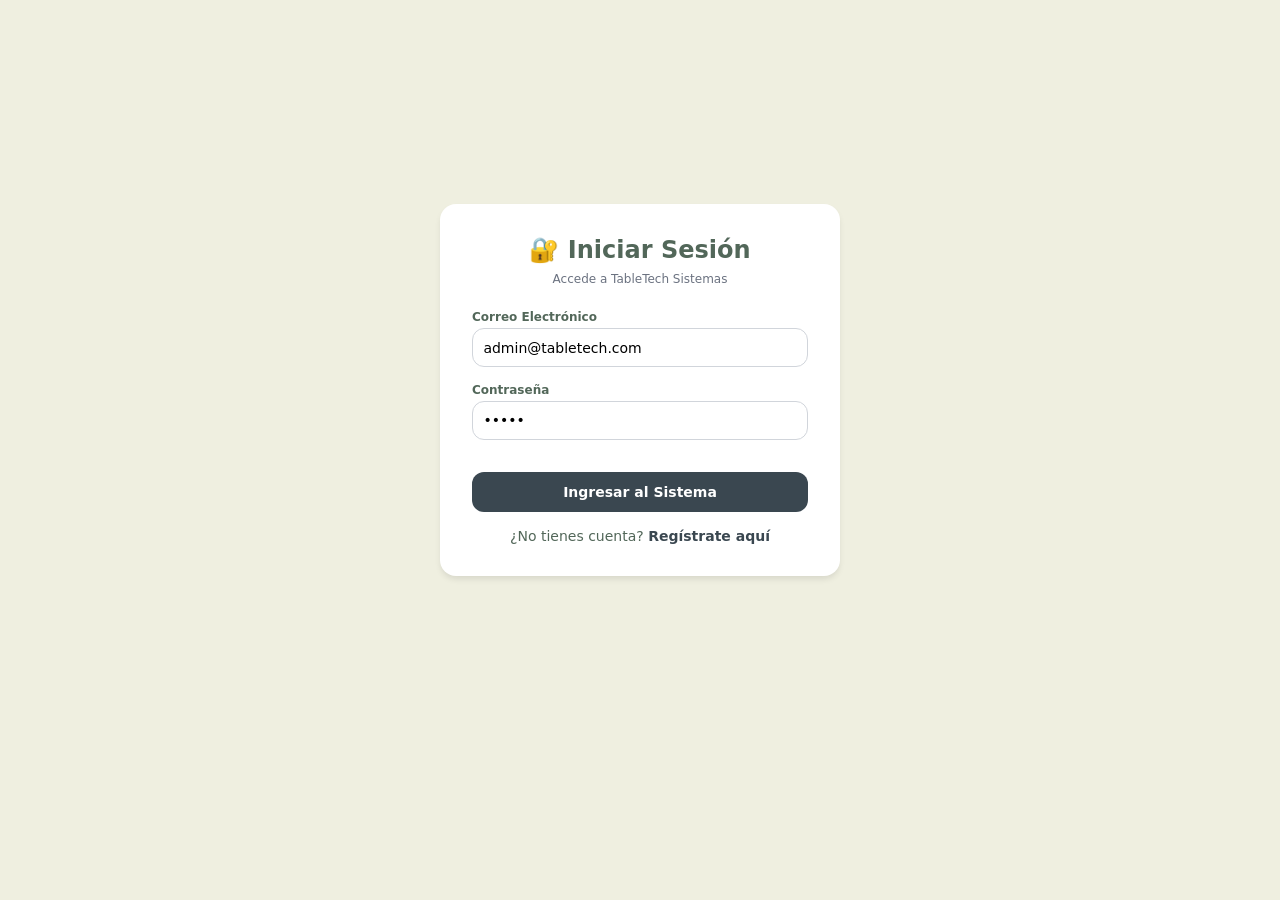
<file: Aplicación_de_Reservas/index.html>
<!DOCTYPE html>
<html lang="es">
<head>
  <meta charset="UTF-8">
  <meta name="viewport" content="width=device-width, initial-scale=1.0">
  <title>TableTech - Matriz de Ocupación</title>
  <link rel="stylesheet" href="css/styles.css">
</head>
<body>
  <div id="toast-container"></div>

  <header>
    <div class="header-container">
      <div class="brand">
        <div class="brand-icon">🍽️</div>
        <div>
          <h1>TableTech <span class="badge">Sistemas v1.0</span></h1>
          <p>Gestión Centralizada de Reservas y Control de Mesas</p>
        </div>
      </div>
      <nav>
        <a href="index.html" class="nav-link active">📅 Calendario y Ocupación</a>
        <a href="nueva-reserva.html" class="nav-link">➕ Nueva Reserva</a>
        <a href="mapa-mesas.html" class="nav-link">🪑 Mapa de Mesas</a>
        <div class="user-info" id="user-display"></div>
      </nav>
    </div>
  </header>

  <main>
    <div class="toolbar">
      <div class="date-picker-group">
        <label><b>Fecha Seleccionada:</b></label>
        <input type="date" id="selected-date">
      </div>
      <div class="stats-group">
        <span class="stat-badge stat-emerald">Reservas Hoy: <b id="stat-count">0</b></span>
        <span class="stat-badge stat-amber">Capacidad Libre: <b id="stat-free">0</b> Mesas</span>
      </div>
    </div>

    <div class="card">
      <div class="card-header">
        <div>
          <h2 class="card-title">🕒 Matriz de Ocupación por Horarios</h2>
          <p class="card-subtitle">Control de duplicación de turnos y disponibilidad en tiempo real</p>
        </div>
        <div class="filters-group">
          <input type="text" id="search-query" placeholder="Buscar cliente..." class="input-search" oninput="renderMatrix()">
          <select id="filter-table" class="select-filter" onchange="renderMatrix()">
            <option value="all">Todas las mesas</option>
            <option value="1">Mesa 1</option>
            <option value="2">Mesa 2</option>
            <option value="3">Mesa 3</option>
            <option value="4">Mesa 4</option>
            <option value="5">Mesa 5</option>
          </select>
        </div>
      </div>

      <div class="table-container">
        <table class="matrix-table">
          <thead>
            <tr>
              <th>Mesa</th>
              <th>Zona</th>
              <th>Cap.</th>
              <th>12:00</th><th>12:30</th><th>13:00</th><th>13:30</th><th>14:00</th><th>14:30</th><th>15:00</th>
              <th>19:00</th><th>19:30</th><th>20:00</th><th>20:30</th><th>21:00</th><th>21:30</th><th>22:00</th>
            </tr>
          </thead>
          <tbody id="matrix-body"></tbody>
        </table>
      </div>
    </div>

    <div class="card">
      <h3 class="card-title" style="margin-bottom: 1rem;">👥 Listado Detallado de Reservas del Día</h3>
      <div id="reservations-list" class="reservations-grid"></div>
    </div>
  </main>

  <footer>
    Escuela de Tecnología - Proyecto Web de Gestión de Reservas | HTML, CSS y JS
  </footer>

  <script src="js/app.js"></script>
  <script src="js/reservations.js"></script>
</body>
</html>
</file>
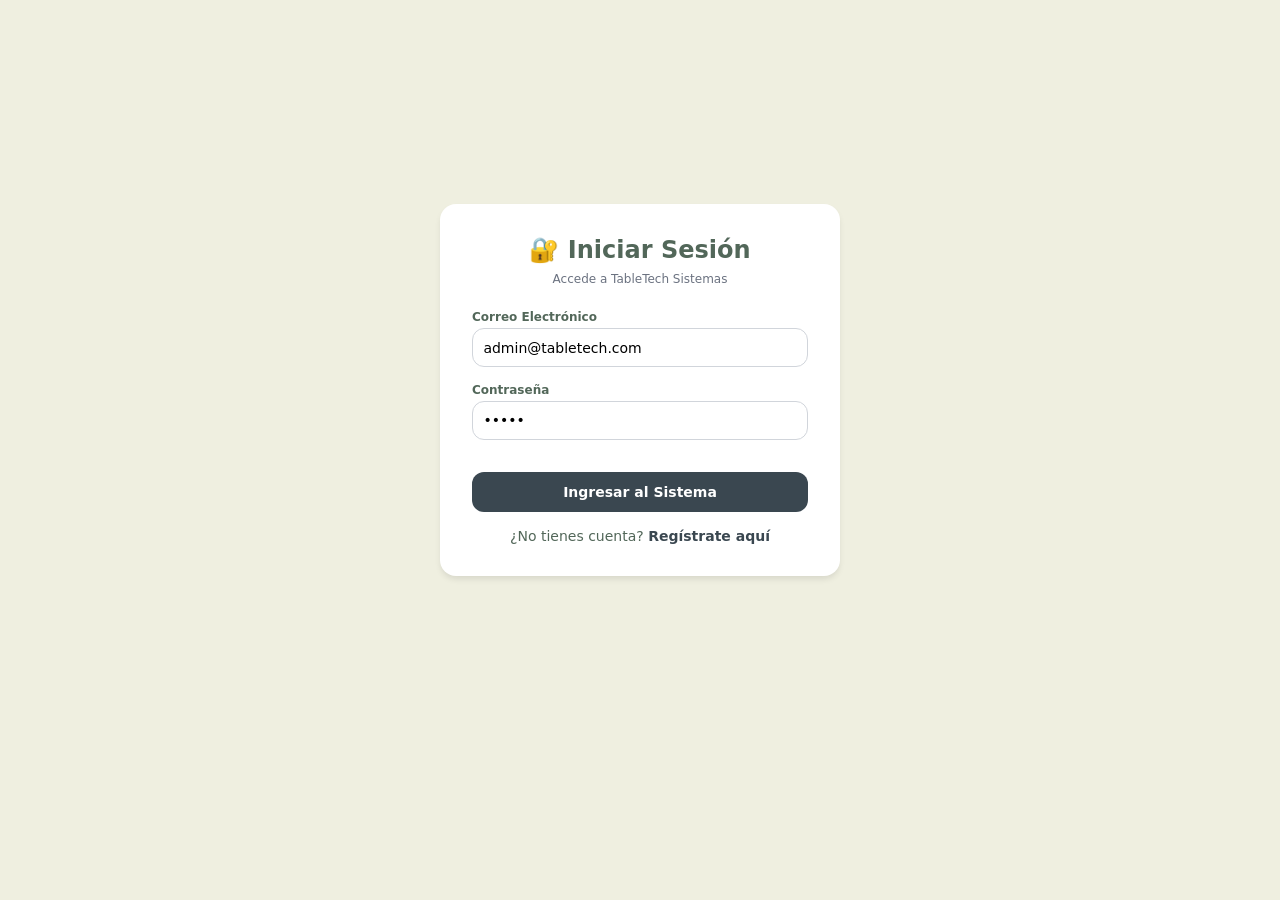
<file: Aplicación_de_Reservas/login.html>
<!DOCTYPE html>
<html lang="es">
<head>
  <meta charset="UTF-8">
  <meta name="viewport" content="width=device-width, initial-scale=1.0">
  <title>TableTech - Iniciar Sesión</title>
  <link rel="stylesheet" href="css/styles.css">
</head>
<body>
  <div id="toast-container"></div>

  <div class="auth-wrapper">
    <div class="auth-card">
      <h2 class="auth-title">🔐 Iniciar Sesión</h2>
      <p style="text-align: center; font-size: 0.75rem; color: #6b7280; margin-bottom: 1.5rem;">Accede a TableTech Sistemas</p>
      
      <form id="login-form">
        <div class="form-group">
          <label>Correo Electrónico</label>
          <input type="email" id="login-email" class="form-control" value="admin@tabletech.com" required>
        </div>
        <div class="form-group">
          <label>Contraseña</label>
          <input type="password" id="login-pass" class="form-control" value="admin" required>
        </div>
        <button type="submit" class="btn-submit" style="margin-top: 1rem;">Ingresar al Sistema</button>
      </form>

      <div class="auth-link">
        ¿No tienes cuenta? <a href="registro.html">Regístrate aquí</a>
      </div>
    </div>
  </div>

  <script src="js/app.js"></script>
  <script src="js/auth.js"></script>
</body>
</html>
</file>
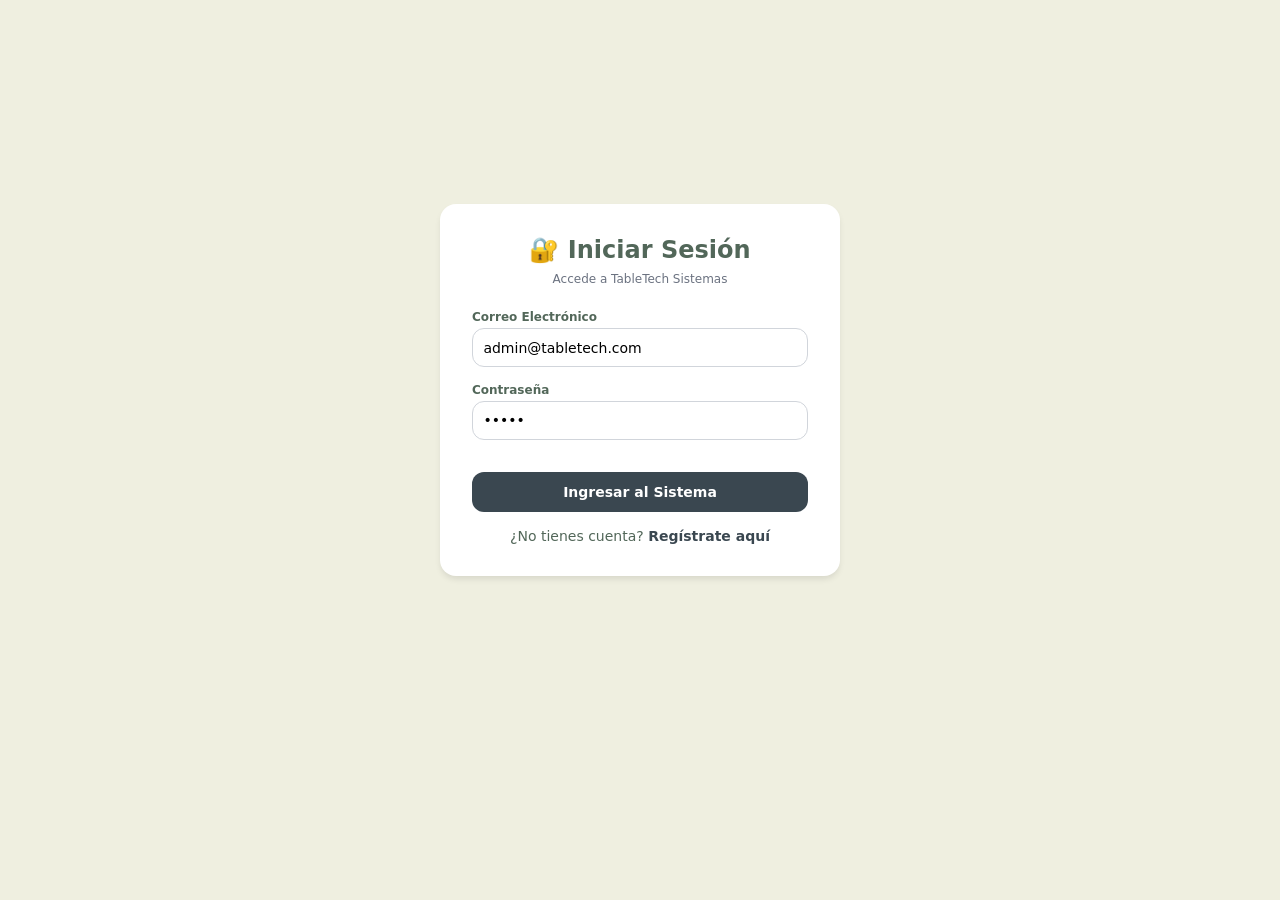
<file: Aplicación_de_Reservas/mapa-mesas.html>
<!DOCTYPE html>
<html lang="es">
<head>
  <meta charset="UTF-8">
  <meta name="viewport" content="width=device-width, initial-scale=1.0">
  <title>TableTech - Mapa de Mesas</title>
  <link rel="stylesheet" href="css/styles.css">
</head>
<body>
  <div id="toast-container"></div>

  <header>
    <div class="header-container">
      <div class="brand">
        <div class="brand-icon">🍽️</div>
        <div>
          <h1>TableTech <span class="badge">Sistemas v1.0</span></h1>
          <p>Gestión Centralizada de Reservas y Control de Mesas</p>
        </div>
      </div>
      <nav>
        <a href="index.html" class="nav-link">📅 Calendario y Ocupación</a>
        <a href="nueva-reserva.html" class="nav-link">➕ Nueva Reserva</a>
        <a href="mapa-mesas.html" class="nav-link active">🪑 Mapa de Mesas</a>
        <div class="user-info" id="user-display"></div>
      </nav>
    </div>
  </header>

  <main>
    <div class="card">
      <div class="card-header">
        <div>
          <h2 class="card-title">🪑 Distribución y Estado de Mesas</h2>
          <p class="card-subtitle">Visualización en tiempo real del mapa general del salón</p>
        </div>
      </div>

      <div id="tables-map-container" class="tables-map-grid"></div>
    </div>
  </main>

  <footer>
    Escuela de Tecnología - Proyecto Web de Gestión de Reservas | HTML, CSS y JS
  </footer>

  <script src="js/app.js"></script>
  <script>
    document.addEventListener('DOMContentLoaded', () => {
      const container = document.getElementById('tables-map-container');
      const today = new Date().toISOString().split('T')[0];
      const reservations = getReservations().filter(r => r.date === today && r.status !== 'cancelada');

      TABLES.forEach(table => {
        const tableRes = reservations.filter(r => r.tableNumber === table.id);
        const isOccupied = tableRes.length > 0;

        const card = document.createElement('div');
        card.className = `map-card ${isOccupied ? 'occupied' : 'available'}`;
        card.innerHTML = `
          <div>
            <div style="display:flex; justify-content:space-between;">
              <h3 style="font-weight:bold;">Mesa ${table.id}</h3>
              <span class="status-badge ${isOccupied ? 'slot-pendiente' : 'slot-confirmada'}">${isOccupied ? 'Ocupada' : 'Disponible'}</span>
            </div>
            <p style="font-size:0.75rem; color:#6b7280;">${table.zone} - Cap. ${table.capacity}p</p>
          </div>
          <div>
            ${tableRes.map(r => `<div style="font-size:0.7rem; font-weight:bold; margin-bottom: 0.2rem;">🕒 ${r.time} -${r.customerName}</div>`).join('')}
          </div>
          <button class="map-card-btn" onclick="window.location.href='nueva-reserva.html?table=${table.id}'">+ Agendar en Mesa ${table.id}</button>
        `;
        container.appendChild(card);
      });
    });
  </script>
</body>
</html>
</file>
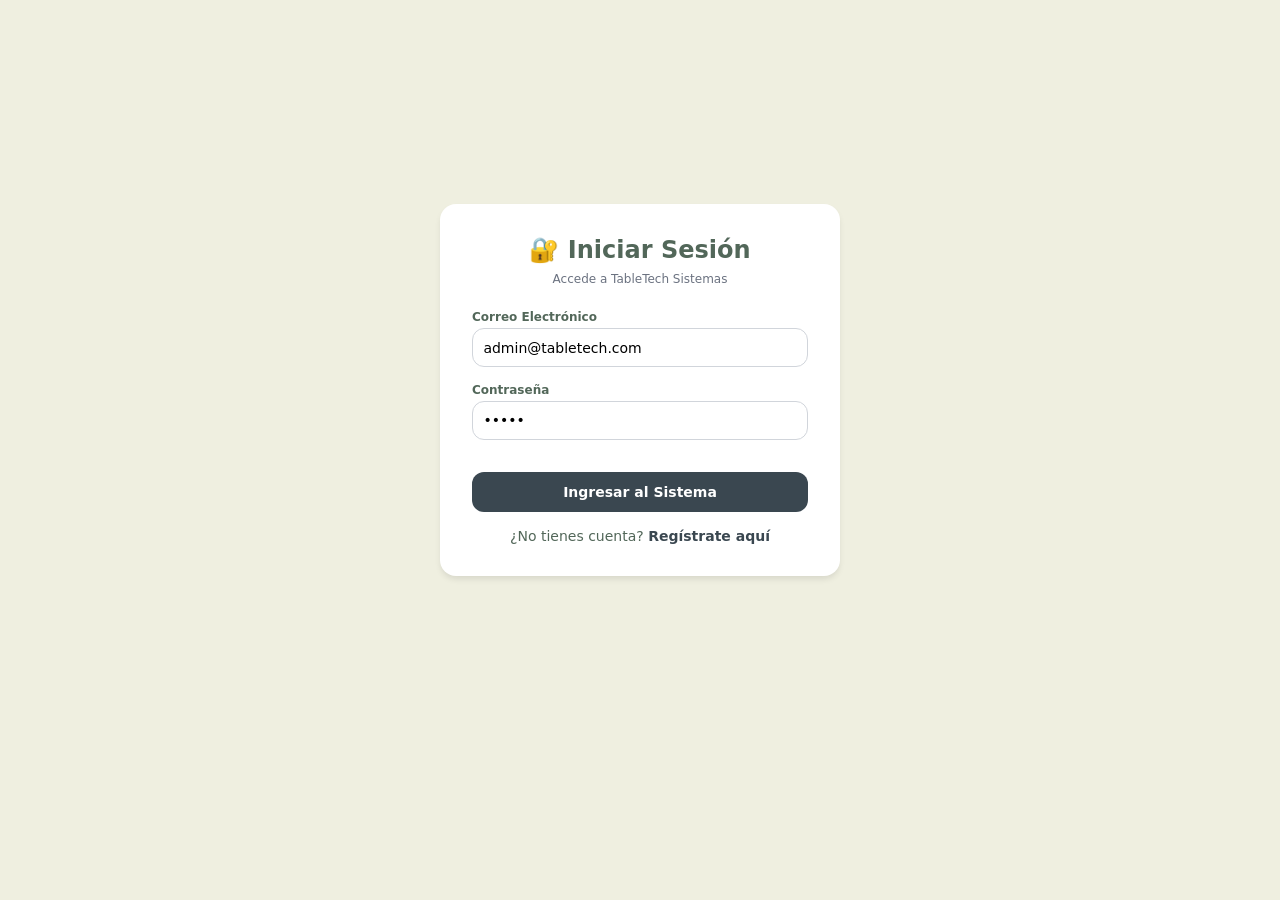
<file: Aplicación_de_Reservas/nueva-reserva.html>
<!DOCTYPE html>
<html lang="es">
<head>
  <meta charset="UTF-8">
  <meta name="viewport" content="width=device-width, initial-scale=1.0">
  <title>TableTech - Nueva Reserva</title>
  <link rel="stylesheet" href="css/styles.css">
</head>
<body>
  <div id="toast-container"></div>

  <header>
    <div class="header-container">
      <div class="brand">
        <div class="brand-icon">🍽️</div>
        <div>
          <h1>TableTech <span class="badge">Sistemas v1.0</span></h1>
          <p>Gestión Centralizada de Reservas y Control de Mesas</p>
        </div>
      </div>
      <nav>
        <a href="index.html" class="nav-link">📅 Calendario y Ocupación</a>
        <a href="nueva-reserva.html" class="nav-link active">➕ Nueva Reserva</a>
        <a href="mapa-mesas.html" class="nav-link">🪑 Mapa de Mesas</a>
        <div class="user-info" id="user-display"></div>
      </nav>
    </div>
  </header>

  <main>
    <div class="card form-container">
      <div class="card-header">
        <div>
          <h2 class="card-title">➕ Registrar Nueva Reserva</h2>
          <p class="card-subtitle">Ingresa los datos para apartar una mesa sin generar solapamiento de horarios</p>
        </div>
      </div>

      <form id="new-reservation-form">
        <div class="form-grid-2">
          <div class="form-group">
            <label>Nombre del Cliente *</label>
            <input type="text" id="res-name" class="form-control" placeholder="Ej. Juan Pérez" required>
          </div>
          <div class="form-group">
            <label>Teléfono de Contacto *</label>
            <input type="tel" id="res-phone" class="form-control" placeholder="Ej. 912345678" required>
          </div>
        </div>

        <div class="form-group">
          <label>Correo Electrónico (Opcional)</label>
          <input type="email" id="res-email" class="form-control" placeholder="ejemplo@correo.com">
        </div>

        <div class="form-grid-3">
          <div class="form-group">
            <label>Fecha de Reserva</label>
            <input type="date" id="res-date" class="form-control" required>
          </div>
          <div class="form-group">
            <label>Hora de Inicio</label>
            <select id="res-time" class="form-control">
              <option value="12:00">12:00 hrs</option>
              <option value="12:30">12:30 hrs</option>
              <option value="13:00" selected>13:00 hrs</option>
              <option value="13:30">13:30 hrs</option>
              <option value="14:00">14:00 hrs</option>
              <option value="14:30">14:30 hrs</option>
              <option value="15:00">15:00 hrs</option>
              <option value="19:00">19:00 hrs</option>
              <option value="19:30">19:30 hrs</option>
              <option value="20:00">20:00 hrs</option>
            </select>
          </div>
          <div class="form-group">
            <label>N° de Personas</label>
            <input type="number" id="res-guests" class="form-control" min="1" max="12" value="2" required>
          </div>
        </div>

        <div class="form-group">
          <label>Seleccionar Mesa Disponible</label>
          <input type="hidden" id="selected-table-id">
          <div id="table-picker-container" class="table-selection-grid"></div>
        </div>

        <div class="form-group">
          <label>Observaciones / Solicitudes Especiales</label>
          <textarea id="res-notes" class="form-control" rows="2" placeholder="Ej. Cumpleaños, silla de bebé..."></textarea>
        </div>

        <button type="submit" class="btn-submit">Confirmar Reserva</button>
      </form>
    </div>
  </main>

  <footer>
    Escuela de Tecnología - Proyecto Web de Gestión de Reservas | HTML, CSS y JS
  </footer>

  <script src="js/app.js"></script>
  <script src="js/reservations.js"></script>
</body>
</html>
</file>
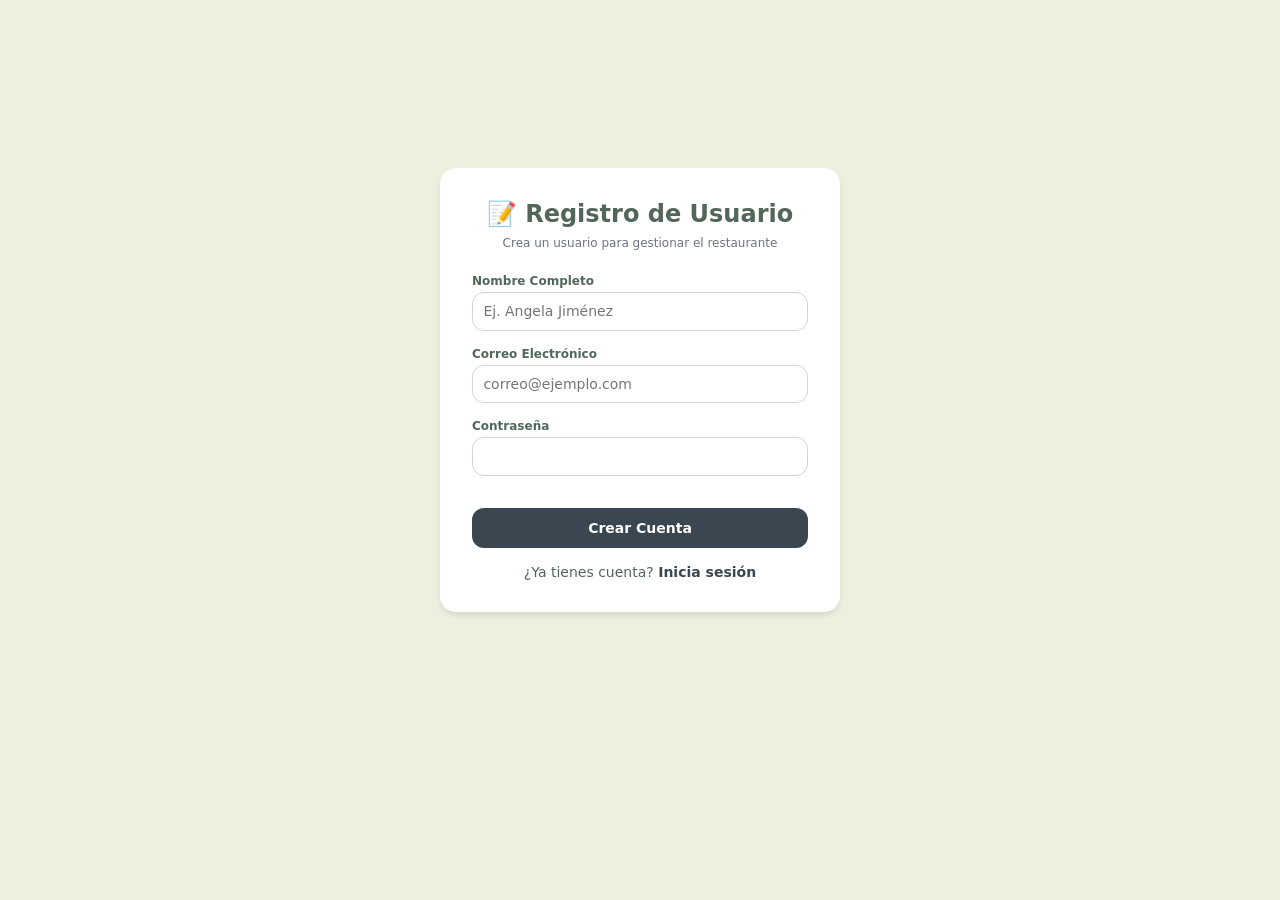
<file: Aplicación_de_Reservas/registro.html>
<!DOCTYPE html>
<html lang="es">
<head>
  <meta charset="UTF-8">
  <meta name="viewport" content="width=device-width, initial-scale=1.0">
  <title>TableTech - Crear Cuenta</title>
  <link rel="stylesheet" href="css/styles.css">
</head>
<body>
  <div id="toast-container"></div>

  <div class="auth-wrapper">
    <div class="auth-card">
      <h2 class="auth-title">📝 Registro de Usuario</h2>
      <p style="text-align: center; font-size: 0.75rem; color: #6b7280; margin-bottom: 1.5rem;">Crea un usuario para gestionar el restaurante</p>
      
      <form id="register-form">
        <div class="form-group">
          <label>Nombre Completo</label>
          <input type="text" id="reg-name" class="form-control" placeholder="Ej. Angela Jiménez" required>
        </div>
        <div class="form-group">
          <label>Correo Electrónico</label>
          <input type="email" id="reg-email" class="form-control" placeholder="correo@ejemplo.com" required>
        </div>
        <div class="form-group">
          <label>Contraseña</label>
          <input type="password" id="reg-pass" class="form-control" required>
        </div>
        <button type="submit" class="btn-submit" style="margin-top: 1rem;">Crear Cuenta</button>
      </form>

      <div class="auth-link">
        ¿Ya tienes cuenta? <a href="login.html">Inicia sesión</a>
      </div>
    </div>
  </div>

  <script src="js/app.js"></script>
  <script src="js/auth.js"></script>
</body>
</html>
</file>
<file: Aplicación_de_Reservas/css/styles.css>
/* Paleta de Colores
   1. Fondo principal: #EFEFE0
   2. Header / Acentos: #8A9A86
   3. Texto principal: #526759
   4. Botones / CTA: #3A4750
*/

:root {
  --bg-main: #EFEFE0;
  --header-bg: #8A9A86;
  --text-main: #526759;
  --btn-main: #3A4750;
  --btn-main-hover: #2c363d;
}

* {
  margin: 0;
  padding: 0;
  box-sizing: border-box;
  font-family: system-ui, -apple-system, BlinkMacSystemFont, 'Segoe UI', Roboto, Oxygen, Ubuntu, Cantarell, sans-serif;
}

body {
  background-color: var(--bg-main);
  color: var(--text-main);
  min-height: 100vh;
  display: flex;
  flex-direction: column;
}

/* Header */
header {
  background-color: var(--header-bg);
  padding: 1rem 2rem;
  box-shadow: 0 4px 6px -1px rgba(0, 0, 0, 0.1);
  border-bottom: 1px solid rgba(0, 0, 0, 0.1);
}

.header-container {
  max-width: 1280px;
  margin: 0 auto;
  display: flex;
  flex-direction: column;
  gap: 1rem;
}

@media (min-width: 768px) {
  .header-container {
    flex-direction: row;
    justify-content: space-between;
    align-items: center;
  }
}

.brand {
  display: flex;
  align-items: center;
  gap: 0.75rem;
}

.brand-icon {
  background-color: var(--btn-main);
  color: white;
  padding: 0.6rem;
  border-radius: 1rem;
  display: flex;
  align-items: center;
  justify-content: center;
}

.brand h1 {
  font-size: 1.5rem;
  color: white;
  display: flex;
  align-items: center;
  gap: 0.5rem;
}

.brand .badge {
  font-size: 0.75rem;
  background-color: rgba(255, 255, 255, 0.2);
  padding: 0.2rem 0.5rem;
  border-radius: 9999px;
  font-weight: normal;
}

.brand p {
  font-size: 0.75rem;
  color: rgba(255, 255, 255, 0.9);
}

/* Navegación por Hipervínculos */
nav {
  display: flex;
  align-items: center;
  background-color: rgba(255, 255, 255, 0.2);
  padding: 0.375rem;
  border-radius: 0.75rem;
  gap: 0.25rem;
  overflow-x: auto;
}

.nav-link {
  display: flex;
  align-items: center;
  gap: 0.5rem;
  padding: 0.5rem 1rem;
  border-radius: 0.5rem;
  font-size: 0.875rem;
  font-weight: 600;
  color: rgba(255, 255, 255, 0.9);
  text-decoration: none;
  transition: all 0.2s;
  white-space: nowrap;
}

.nav-link:hover {
  background-color: rgba(255, 255, 255, 0.1);
  color: white;
}

.nav-link.active {
  background-color: var(--btn-main);
  color: white;
  box-shadow: 0 1px 3px rgba(0,0,0,0.2);
}

.user-info {
  display: flex;
  align-items: center;
  gap: 0.75rem;
  margin-left: auto;
}

.user-name {
  color: white;
  font-size: 0.875rem;
  font-weight: 600;
}

.btn-logout {
  background-color: #dc2626;
  color: white;
  border: none;
  padding: 0.4rem 0.8rem;
  border-radius: 0.5rem;
  font-size: 0.75rem;
  cursor: pointer;
  font-weight: 600;
}

/* Layout Principal */
main {
  flex: 1;
  max-width: 1280px;
  width: 100%;
  margin: 0 auto;
  padding: 1.5rem 1rem;
  display: flex;
  flex-direction: column;
  gap: 1.5rem;
}

/* Toolbar */
.toolbar {
  background-color: rgba(255, 255, 255, 0.6);
  backdrop-filter: blur(8px);
  border-radius: 1rem;
  padding: 1rem;
  border: 1px solid rgba(0, 0, 0, 0.05);
  display: flex;
  flex-direction: column;
  gap: 1rem;
}

@media (min-width: 640px) {
  .toolbar {
    flex-direction: row;
    justify-content: space-between;
    align-items: center;
  }
}

.date-picker-group {
  display: flex;
  align-items: center;
  gap: 0.75rem;
}

.date-picker-group input {
  padding: 0.4rem 0.75rem;
  border-radius: 0.5rem;
  border: 1px solid rgba(0, 0, 0, 0.1);
  font-weight: 500;
  color: var(--text-main);
  outline: none;
}

.stats-group {
  display: flex;
  gap: 1rem;
  font-size: 0.75rem;
  font-weight: 600;
}

.stat-badge {
  padding: 0.4rem 0.75rem;
  border-radius: 0.5rem;
  display: flex;
  align-items: center;
  gap: 0.375rem;
}

.stat-emerald { background-color: #d1fae5; color: #065f46; }
.stat-amber { background-color: #fef3c7; color: #92400e; }

/* Contenedores y Tarjetas */
.card {
  background-color: white;
  border-radius: 1rem;
  padding: 1.25rem;
  border: 1px solid rgba(0, 0, 0, 0.05);
  box-shadow: 0 1px 3px rgba(0,0,0,0.05);
}

.card-header {
  display: flex;
  flex-direction: column;
  gap: 1rem;
  padding-bottom: 1rem;
  border-bottom: 1px solid #f3f4f6;
  margin-bottom: 1rem;
}

@media (min-width: 768px) {
  .card-header {
    flex-direction: row;
    justify-content: space-between;
    align-items: center;
  }
}

.card-title {
  font-size: 1.25rem;
  font-weight: 700;
  color: var(--text-main);
  display: flex;
  align-items: center;
  gap: 0.5rem;
}

.card-subtitle {
  font-size: 0.75rem;
  color: #6b7280;
}

/* Formulario de Búsqueda y Filtros */
.filters-group {
  display: flex;
  gap: 0.75rem;
  flex-wrap: wrap;
}

.input-search, .select-filter {
  padding: 0.4rem 0.75rem;
  border-radius: 0.5rem;
  border: 1px solid rgba(0, 0, 0, 0.1);
  font-size: 0.875rem;
  background-color: #f9fafb;
  outline: none;
}

/* Tabla Matriz */
.table-container {
  overflow-x: auto;
}

.matrix-table {
  width: 100%;
  border-collapse: collapse;
  min-width: 700px;
  text-align: left;
}

.matrix-table th {
  padding: 0.75rem;
  font-size: 0.75rem;
  text-transform: uppercase;
  color: #6b7280;
  background-color: rgba(249, 250, 251, 0.5);
  border-bottom: 1px solid #f3f4f6;
}

.matrix-table td {
  padding: 0.5rem;
  border-bottom: 1px solid #f3f4f6;
  border-left: 1px solid #f3f4f6;
  height: 3rem;
  text-align: center;
}

.slot-reserved {
  width: 100%;
  height: 100%;
  border-radius: 0.375rem;
  padding: 0.25rem;
  font-size: 0.7rem;
  font-weight: 600;
  display: flex;
  flex-direction: column;
  justify-content: center;
  align-items: center;
  cursor: pointer;
}

.slot-confirmada { background-color: #d1fae5; color: #065f46; border: 1px solid #a7f3d0; }
.slot-pendiente { background-color: #fef3c7; color: #92400e; border: 1px solid #fde68a; }

.slot-free-btn {
  background-color: #e5e7eb;
  border: none;
  padding: 0.2rem 0.5rem;
  border-radius: 0.25rem;
  font-size: 0.75rem;
  cursor: pointer;
  color: #4b5563;
  opacity: 0;
  transition: opacity 0.2s;
}

.matrix-table td:hover .slot-free-btn {
  opacity: 1;
}

/* Grid de Reservas */
.reservations-grid {
  display: grid;
  grid-template-columns: 1fr;
  gap: 1rem;
}

@media (min-width: 768px) {
  .reservations-grid { grid-template-columns: repeat(2, 1fr); }
}

@media (min-width: 1024px) {
  .reservations-grid { grid-template-columns: repeat(3, 1fr); }
}

.res-card {
  padding: 1rem;
  border-radius: 0.75rem;
  border: 1px solid rgba(0,0,0,0.1);
  background-color: #f9fafb;
  display: flex;
  flex-direction: column;
  justify-content: space-between;
}

.res-header {
  display: flex;
  justify-content: space-between;
  align-items: flex-start;
  margin-bottom: 0.5rem;
}

.table-badge {
  background-color: var(--btn-main);
  color: white;
  padding: 0.25rem 0.6rem;
  border-radius: 0.5rem;
  font-size: 0.75rem;
  font-weight: 700;
}

.status-badge {
  padding: 0.2rem 0.5rem;
  border-radius: 9999px;
  font-size: 0.75rem;
  font-weight: 700;
  text-transform: uppercase;
}

.res-name {
  font-weight: 700;
  font-size: 1rem;
  color: var(--text-main);
}

.res-contact {
  font-size: 0.75rem;
  color: #6b7280;
  margin-bottom: 0.5rem;
}

.res-meta {
  display: flex;
  gap: 1rem;
  font-size: 0.75rem;
  font-weight: 600;
  color: #4b5563;
  margin: 0.5rem 0;
}

.res-notes {
  font-size: 0.75rem;
  background-color: white;
  padding: 0.5rem;
  border-radius: 0.375rem;
  border: 1px solid #e5e7eb;
  font-style: italic;
  color: #4b5563;
}

.res-actions {
  display: flex;
  justify-content: space-between;
  align-items: center;
  margin-top: 1rem;
  padding-top: 0.75rem;
  border-top: 1px solid #e5e7eb;
}

/* Grid del Mapa de Mesas */
.tables-map-grid {
  display: grid;
  grid-template-columns: repeat(1, 1fr);
  gap: 1rem;
}

@media (min-width: 640px) { .tables-map-grid { grid-template-columns: repeat(2, 1fr); } }
@media (min-width: 1024px) { .tables-map-grid { grid-template-columns: repeat(5, 1fr); } }

.map-card {
  padding: 1.25rem;
  border-radius: 1rem;
  border: 2px solid;
  height: 12rem;
  display: flex;
  flex-direction: column;
  justify-content: space-between;
}

.map-card.available { background-color: rgba(209, 250, 229, 0.3); border-color: #6ee7b7; }
.map-card.occupied { background-color: rgba(254, 243, 199, 0.3); border-color: #fcd34d; }

.map-card-btn {
  width: 100%;
  padding: 0.4rem;
  border-radius: 0.5rem;
  font-size: 0.75rem;
  font-weight: 700;
  color: white;
  background-color: var(--btn-main);
  border: none;
  cursor: pointer;
}

/* Formulario */
.form-container {
  max-width: 42rem;
  margin: 0 auto;
  width: 100%;
}

.form-group {
  display: flex;
  flex-direction: column;
  gap: 0.25rem;
  margin-bottom: 1rem;
}

.form-group label {
  font-size: 0.75rem;
  font-weight: 700;
  color: var(--text-main);
}

.form-control {
  width: 100%;
  padding: 0.65rem;
  border-radius: 0.75rem;
  border: 1px solid #d1d5db;
  outline: none;
  font-size: 0.875rem;
}

.form-control:focus {
  border-color: var(--header-bg);
  box-shadow: 0 0 0 2px rgba(138, 154, 134, 0.3);
}

.form-grid-2 { display: grid; grid-template-columns: 1fr; gap: 1rem; }
.form-grid-3 { display: grid; grid-template-columns: 1fr; gap: 1rem; }

@media (min-width: 640px) {
  .form-grid-2 { grid-template-columns: repeat(2, 1fr); }
  .form-grid-3 { grid-template-columns: repeat(3, 1fr); }
}

.table-selection-grid {
  display: grid;
  grid-template-columns: repeat(2, 1fr);
  gap: 0.5rem;
  margin-top: 0.5rem;
}

@media (min-width: 640px) { .table-selection-grid { grid-template-columns: repeat(5, 1fr); } }

.table-select-btn {
  padding: 0.75rem;
  border-radius: 0.75rem;
  border: 1px solid #e5e7eb;
  background-color: white;
  display: flex;
  flex-direction: column;
  align-items: center;
  cursor: pointer;
  transition: all 0.2s;
}

.table-select-btn.selected {
  background-color: var(--btn-main);
  color: white;
  border-color: var(--btn-main);
}

.table-select-btn.disabled {
  background-color: #f3f4f6;
  color: #9ca3af;
  cursor: not-allowed;
  text-decoration: line-through;
}

.btn-submit {
  width: 100%;
  padding: 0.75rem;
  border-radius: 0.75rem;
  font-weight: 700;
  font-size: 0.875rem;
  color: white;
  background-color: var(--btn-main);
  border: none;
  cursor: pointer;
  transition: background-color 0.2s;
}

.btn-submit:hover { background-color: var(--btn-main-hover); }

/* Vistas de Auth (Login/Registro) */
.auth-wrapper {
  display: flex;
  align-items: center;
  justify-content: center;
  min-height: calc(100vh - 120px);
}

.auth-card {
  max-width: 400px;
  width: 100%;
  background-color: white;
  padding: 2rem;
  border-radius: 1rem;
  box-shadow: 0 4px 6px -1px rgba(0, 0, 0, 0.1);
}

.auth-title {
  text-align: center;
  font-size: 1.5rem;
  color: var(--text-main);
  margin-bottom: 0.5rem;
  font-weight: bold;
}

.auth-link {
  text-align: center;
  margin-top: 1rem;
  font-size: 0.875rem;
}

.auth-link a {
  color: var(--btn-main);
  font-weight: bold;
  text-decoration: none;
}

/* Toast Notification */
#toast-container {
  position: fixed;
  top: 1rem;
  right: 1rem;
  z-index: 9999;
}

.toast {
  padding: 1rem;
  border-radius: 0.75rem;
  color: white;
  font-weight: 500;
  font-size: 0.875rem;
  box-shadow: 0 10px 15px -3px rgba(0, 0, 0, 0.1);
  margin-bottom: 0.5rem;
  display: flex;
  align-items: center;
  gap: 0.5rem;
}

.toast.success { background-color: #065f46; }
.toast.error { background-color: #991b1b; }

footer {
  margin-top: auto;
  padding: 1rem;
  text-align: center;
  font-size: 0.75rem;
  color: var(--text-main);
  border-top: 1px solid rgba(0,0,0,0.05);
  background-color: rgba(255, 255, 255, 0.4);
}
</file>
